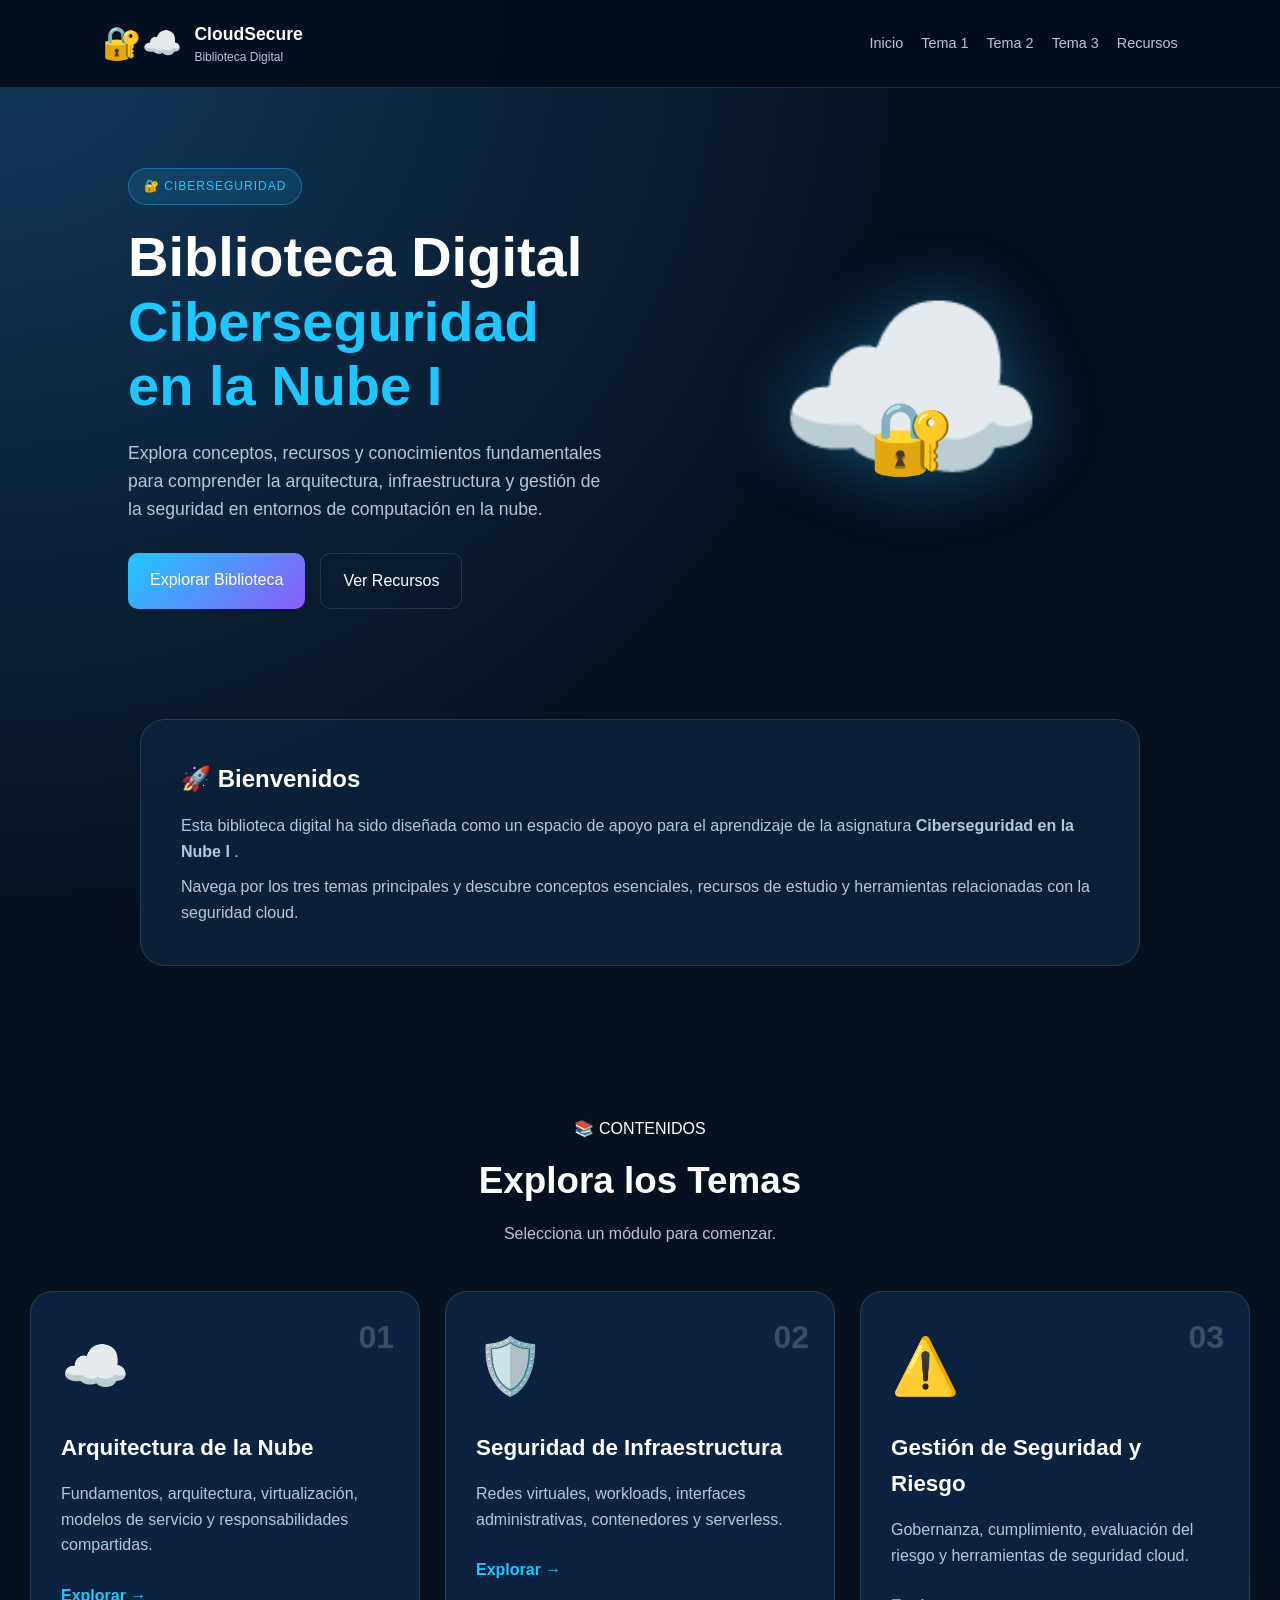
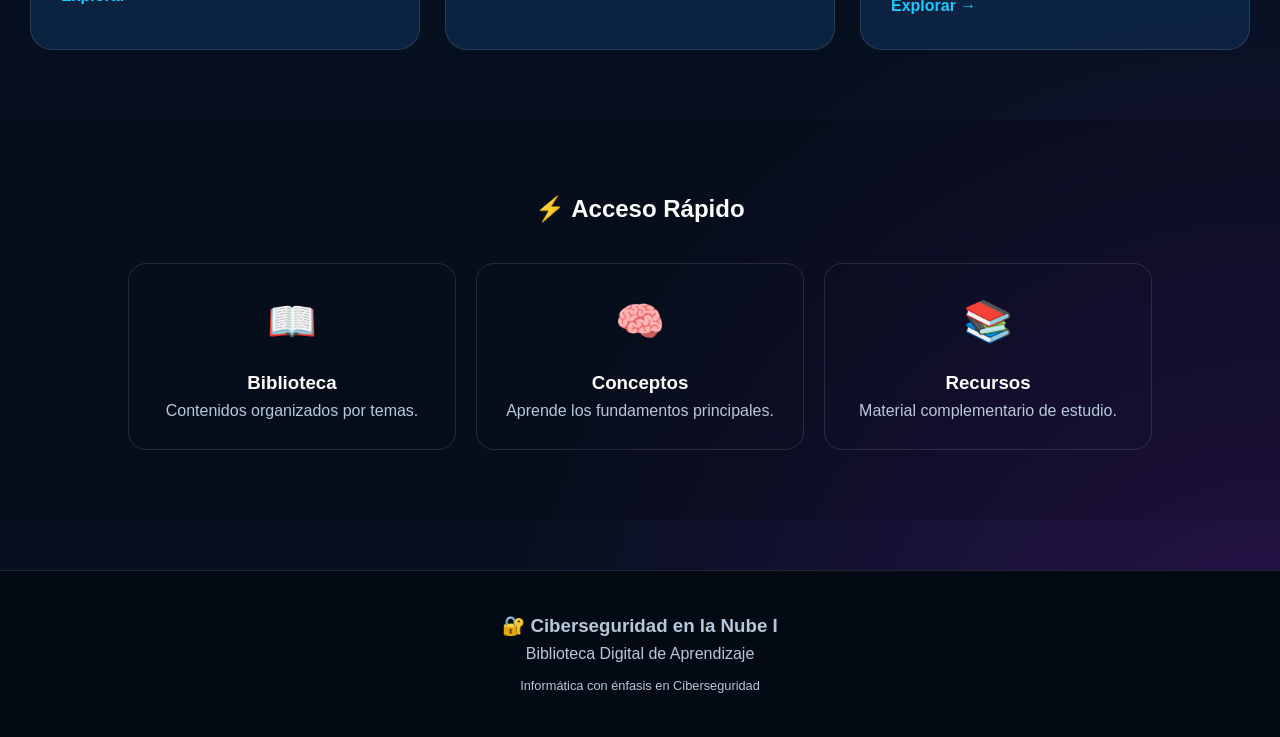
<file: index.html>
<!DOCTYPE html>
<html lang="es">

<head>

    <meta charset="UTF-8">
    <meta name="viewport"
          content="width=device-width, initial-scale=1.0">

    <title>
        Biblioteca | Ciberseguridad en la Nube I
    </title>

    <link rel="stylesheet"
          href="css/estilos.css">

</head>


<body>


<!-- =========================
     ENCABEZADO
========================= -->

<header>

    <div class="logo">

        <div class="logo-icono">
            🔐☁️
        </div>

        <div>

            <h2>
                CloudSecure
            </h2>

            <p>
                Biblioteca Digital
            </p>

        </div>

    </div>


    <nav>

        <a href="index.html">
            Inicio
        </a>

        <a href="arquitectura.html">
            Tema 1
        </a>

        <a href="infraestructura.html">
            Tema 2
        </a>

        <a href="gestion-riesgo.html">
            Tema 3
        </a>

        <a href="recursos.html">
            Recursos
        </a>

    </nav>

</header>



<!-- =========================
     PORTADA
========================= -->

<section class="hero">


    <div class="hero-contenido">

        <span class="etiqueta">

            🔐 CIBERSEGURIDAD

        </span>


        <h1>

            Biblioteca Digital

            <span>
                Ciberseguridad en la Nube I
            </span>

        </h1>


        <p>

            Explora conceptos, recursos y conocimientos
            fundamentales para comprender la arquitectura,
            infraestructura y gestión de la seguridad
            en entornos de computación en la nube.

        </p>


        <div class="hero-botones">

            <a href="#temas"
               class="boton-principal">

                Explorar Biblioteca

            </a>


            <a href="recursos.html"
               class="boton-secundario">

                Ver Recursos

            </a>

        </div>


    </div>


    <div class="hero-icono">

        ☁️

        <div class="candado">

            🔐

        </div>

    </div>


</section>



<!-- =========================
     INFORMACIÓN
========================= -->

<section class="introduccion">

    <h2>

        🚀 Bienvenidos

    </h2>


    <p>

        Esta biblioteca digital ha sido diseñada como
        un espacio de apoyo para el aprendizaje de
        la asignatura <strong>
        Ciberseguridad en la Nube I
        </strong>.

    </p>


    <p>

        Navega por los tres temas principales y
        descubre conceptos esenciales, recursos
        de estudio y herramientas relacionadas
        con la seguridad cloud.

    </p>

</section>



<!-- =========================
     TEMAS
========================= -->

<section id="temas"
         class="seccion">


    <div class="titulo-seccion">

        <span>

            📚 CONTENIDOS

        </span>


        <h2>

            Explora los Temas

        </h2>


        <p>

            Selecciona un módulo para comenzar.

        </p>

    </div>



    <div class="grid-temas">


        <!-- TEMA 1 -->

        <article class="tarjeta tema-1">

            <div class="numero">

                01

            </div>


            <div class="icono-tema">

                ☁️

            </div>


            <h3>

                Arquitectura de la Nube

            </h3>


            <p>

                Fundamentos, arquitectura,
                virtualización, modelos de servicio
                y responsabilidades compartidas.

            </p>


            <a href="arquitectura.html"
               class="boton-tarjeta">

                Explorar →

            </a>

        </article>



        <!-- TEMA 2 -->

        <article class="tarjeta tema-2">

            <div class="numero">

                02

            </div>


            <div class="icono-tema">

                🛡️

            </div>


            <h3>

                Seguridad de Infraestructura

            </h3>


            <p>

                Redes virtuales, workloads,
                interfaces administrativas,
                contenedores y serverless.

            </p>


            <a href="infraestructura.html"
               class="boton-tarjeta">

                Explorar →

            </a>

        </article>



        <!-- TEMA 3 -->

        <article class="tarjeta tema-3">

            <div class="numero">

                03

            </div>


            <div class="icono-tema">

                ⚠️

            </div>


            <h3>

                Gestión de Seguridad y Riesgo

            </h3>


            <p>

                Gobernanza, cumplimiento,
                evaluación del riesgo y
                herramientas de seguridad cloud.

            </p>


            <a href="gestion-riesgo.html"
               class="boton-tarjeta">

                Explorar →

            </a>

        </article>


    </div>


</section>



<!-- =========================
     ACCESO RÁPIDO
========================= -->

<section class="acceso-rapido">


    <h2>

        ⚡ Acceso Rápido

    </h2>


    <div class="grid-acceso">


        <div class="acceso">

            <div>

                📖

            </div>

            <h3>

                Biblioteca

            </h3>

            <p>

                Contenidos organizados por temas.

            </p>

        </div>



        <div class="acceso">

            <div>

                🧠

            </div>

            <h3>

                Conceptos

            </h3>

            <p>

                Aprende los fundamentos principales.

            </p>

        </div>



        <div class="acceso">

            <div>

                📚

            </div>

            <h3>

                Recursos

            </h3>

            <p>

                Material complementario de estudio.

            </p>

        </div>


    </div>


</section>



<!-- =========================
     FOOTER
========================= -->

<footer>

    <h3>

        🔐 Ciberseguridad en la Nube I

    </h3>


    <p>

        Biblioteca Digital de Aprendizaje

    </p>


    <p class="footer-small">

        Informática con énfasis en Ciberseguridad

    </p>


</footer>


<script src="js/script.js"></script>


</body>

</html>
</file>
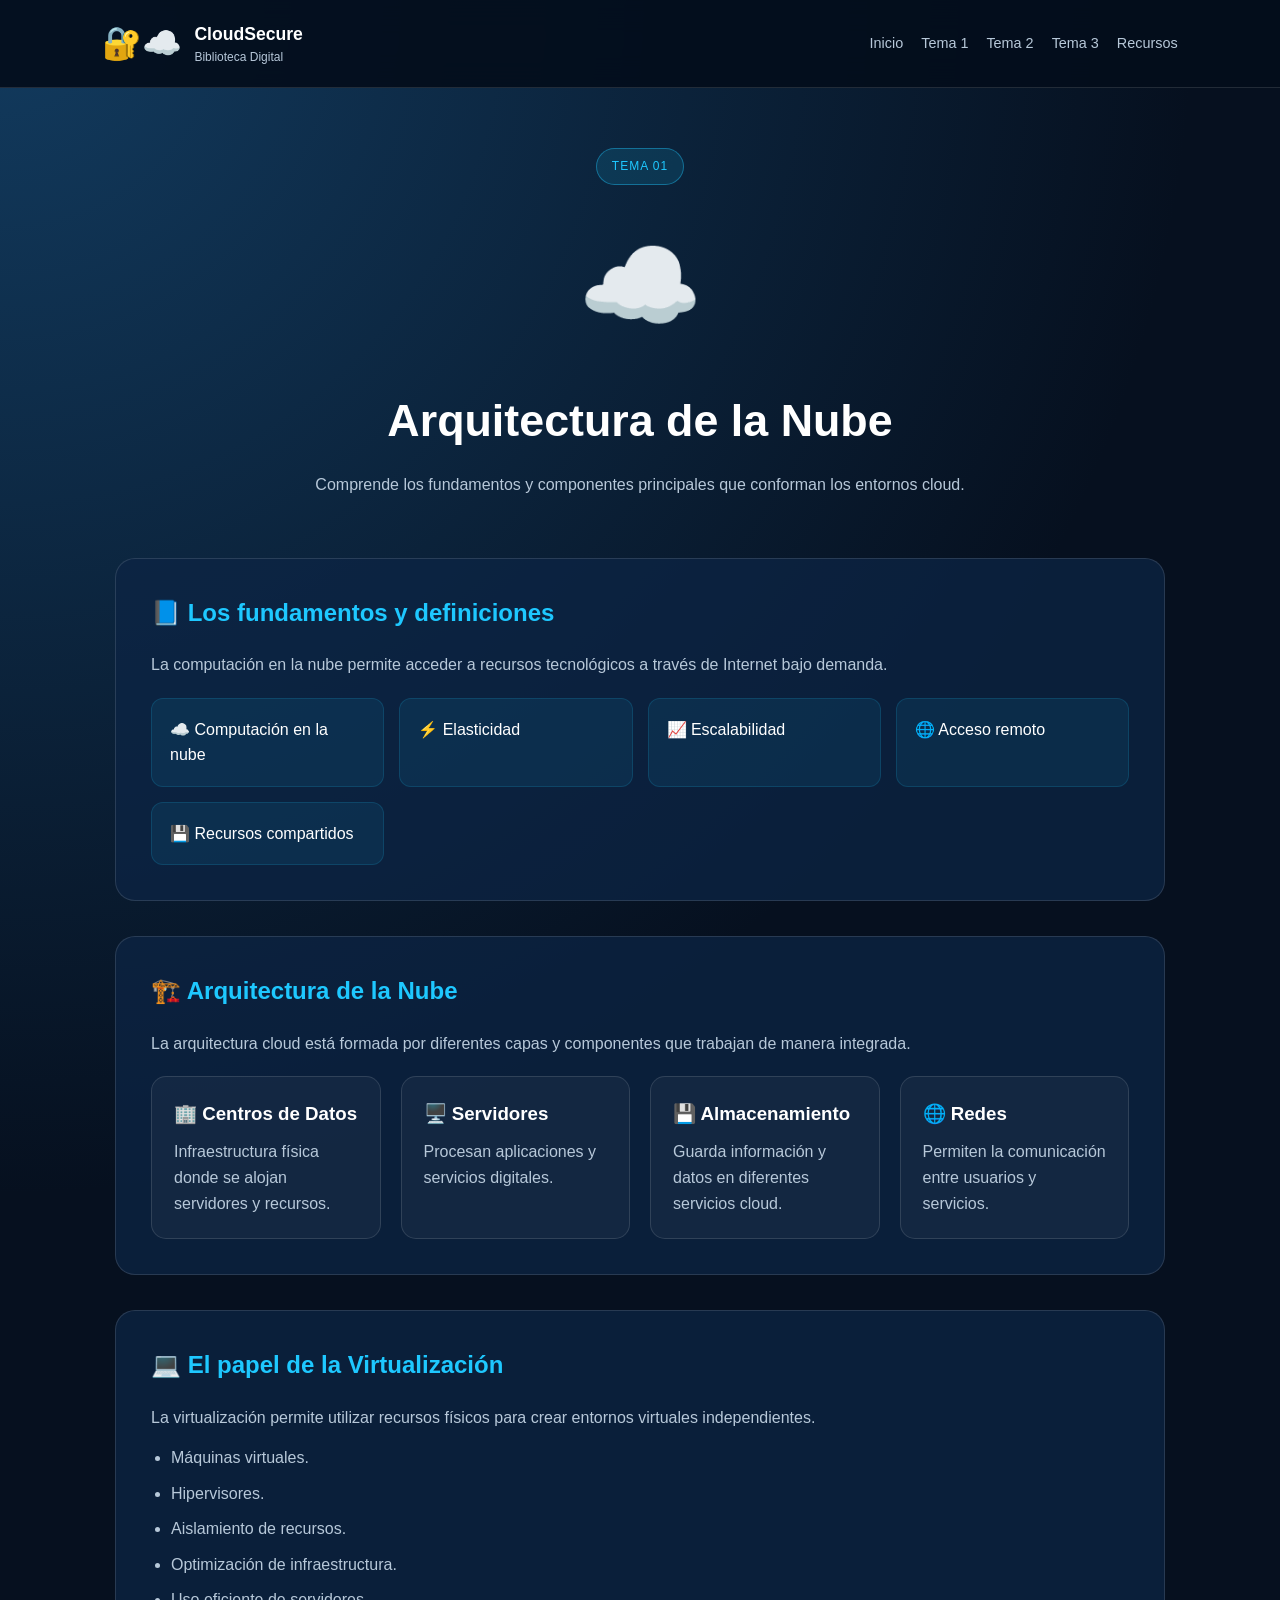
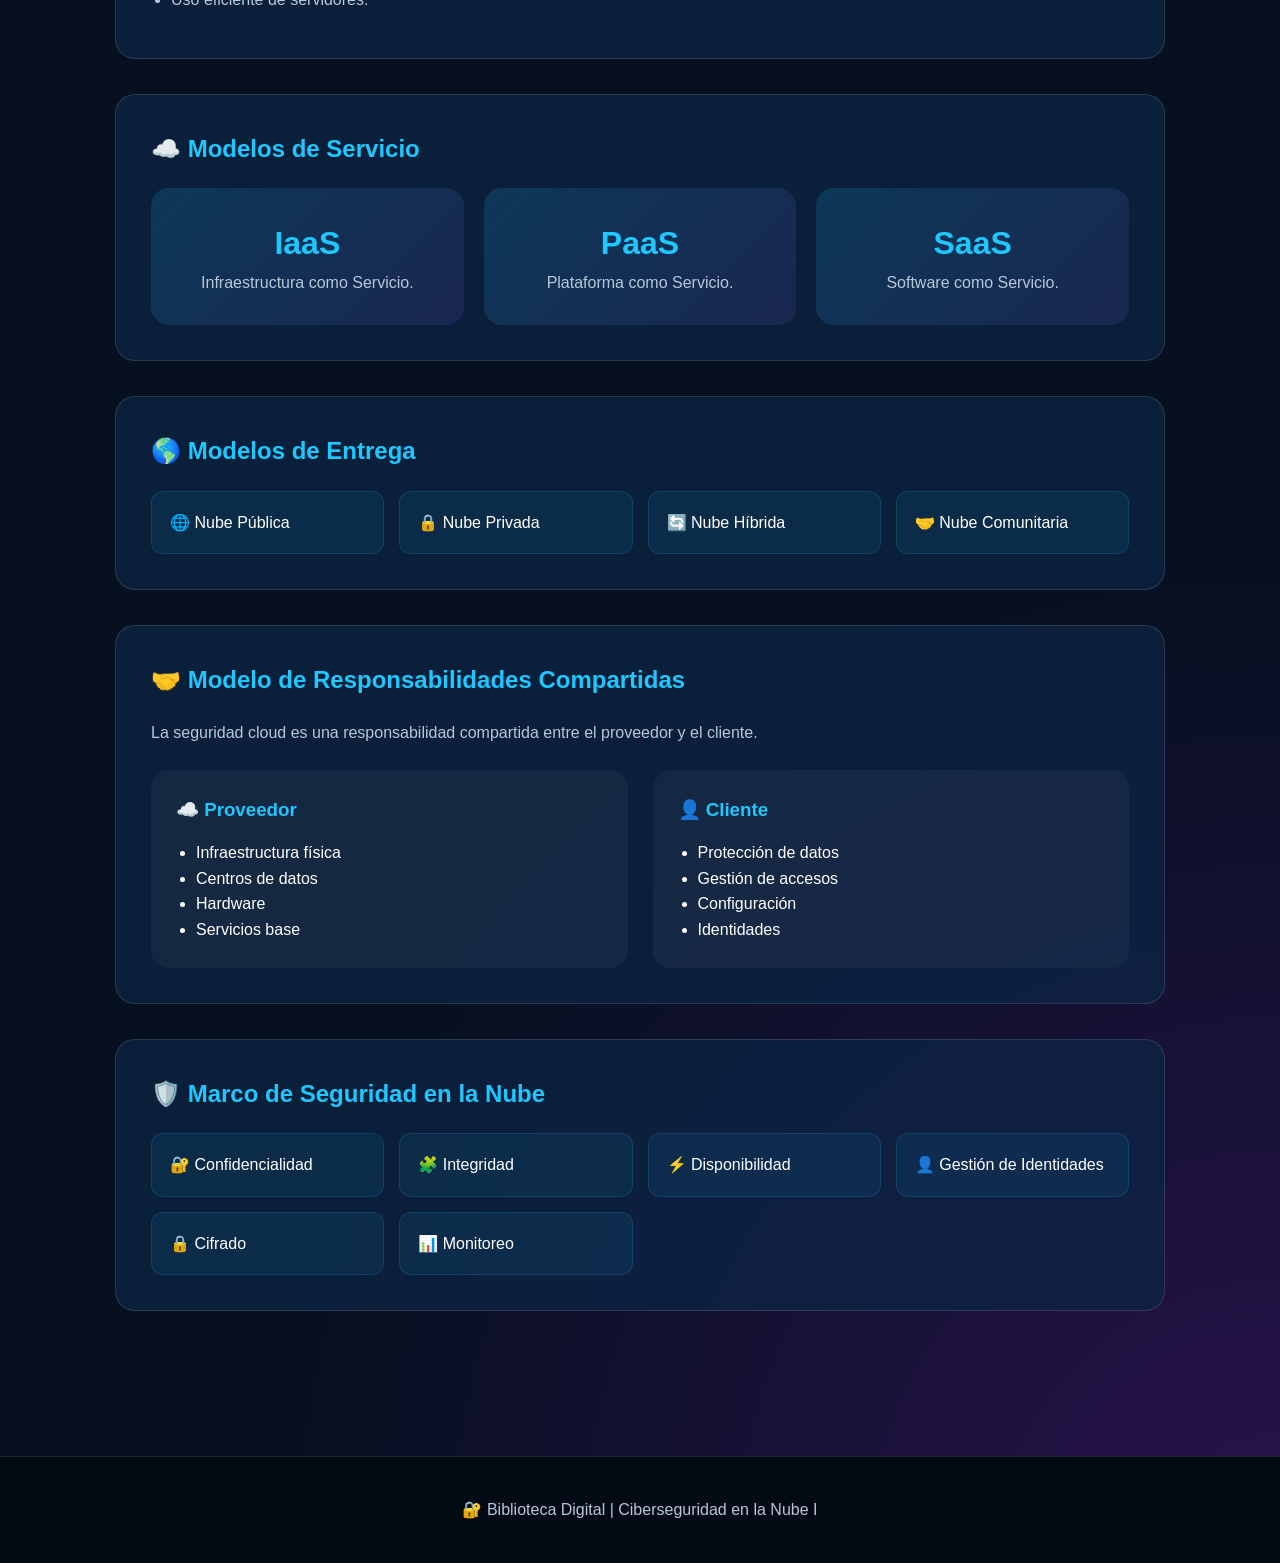
<file: arquitectura.html>
<!DOCTYPE html>
<html lang="es">

<head>

    <meta charset="UTF-8">

    <meta name="viewport"
          content="width=device-width, initial-scale=1.0">

    <title>
        Tema 1 | Arquitectura de la Nube
    </title>

    <link rel="stylesheet"
          href="css/estilos.css">

</head>


<body>


<header>

    <div class="logo">

        <div class="logo-icono">
            🔐☁️
        </div>

        <div>

            <h2>
                CloudSecure
            </h2>

            <p>
                Biblioteca Digital
            </p>

        </div>

    </div>


    <nav>

        <a href="index.html">
            Inicio
        </a>

        <a href="arquitectura.html">
            Tema 1
        </a>

        <a href="infraestructura.html">
            Tema 2
        </a>

        <a href="gestion-riesgo.html">
            Tema 3
        </a>

        <a href="recursos.html">
            Recursos
        </a>

    </nav>

</header>



<main class="pagina-tema">


    <section class="cabecera-tema">

        <span class="etiqueta">

            TEMA 01

        </span>


        <div class="gran-icono">

            ☁️

        </div>


        <h1>

            Arquitectura de la Nube

        </h1>


        <p>

            Comprende los fundamentos y
            componentes principales que
            conforman los entornos cloud.

        </p>

    </section>



    <!-- FUNDAMENTOS -->

    <section class="bloque-contenido">

        <h2>

            📘 Los fundamentos y definiciones

        </h2>


        <p>

            La computación en la nube permite
            acceder a recursos tecnológicos a
            través de Internet bajo demanda.

        </p>


        <div class="lista-conceptos">

            <div>

                ☁️
                Computación en la nube

            </div>

            <div>

                ⚡
                Elasticidad

            </div>

            <div>

                📈
                Escalabilidad

            </div>

            <div>

                🌐
                Acceso remoto

            </div>

            <div>

                💾
                Recursos compartidos

            </div>

        </div>

    </section>



    <!-- ARQUITECTURA -->

    <section class="bloque-contenido">

        <h2>

            🏗️ Arquitectura de la Nube

        </h2>


        <p>

            La arquitectura cloud está formada
            por diferentes capas y componentes
            que trabajan de manera integrada.

        </p>


        <div class="tarjetas-pequenas">

            <div>

                <h3>

                    🏢 Centros de Datos

                </h3>

                <p>

                    Infraestructura física donde
                    se alojan servidores y recursos.

                </p>

            </div>


            <div>

                <h3>

                    🖥️ Servidores

                </h3>

                <p>

                    Procesan aplicaciones y
                    servicios digitales.

                </p>

            </div>


            <div>

                <h3>

                    💾 Almacenamiento

                </h3>

                <p>

                    Guarda información y datos
                    en diferentes servicios cloud.

                </p>

            </div>


            <div>

                <h3>

                    🌐 Redes

                </h3>

                <p>

                    Permiten la comunicación
                    entre usuarios y servicios.

                </p>

            </div>

        </div>

    </section>



    <!-- VIRTUALIZACIÓN -->

    <section class="bloque-contenido">

        <h2>

            💻 El papel de la Virtualización

        </h2>


        <p>

            La virtualización permite utilizar
            recursos físicos para crear entornos
            virtuales independientes.

        </p>


        <ul class="lista">

            <li>
                Máquinas virtuales.
            </li>

            <li>
                Hipervisores.
            </li>

            <li>
                Aislamiento de recursos.
            </li>

            <li>
                Optimización de infraestructura.
            </li>

            <li>
                Uso eficiente de servidores.
            </li>

        </ul>

    </section>



    <!-- MODELOS -->

    <section class="bloque-contenido">

        <h2>

            ☁️ Modelos de Servicio

        </h2>


        <div class="modelos-grid">


            <div class="modelo">

                <h3>

                    IaaS

                </h3>

                <p>

                    Infraestructura como Servicio.

                </p>

            </div>


            <div class="modelo">

                <h3>

                    PaaS

                </h3>

                <p>

                    Plataforma como Servicio.

                </p>

            </div>


            <div class="modelo">

                <h3>

                    SaaS

                </h3>

                <p>

                    Software como Servicio.

                </p>

            </div>


        </div>


    </section>



    <!-- ENTREGA -->

    <section class="bloque-contenido">

        <h2>

            🌎 Modelos de Entrega

        </h2>


        <div class="lista-conceptos">

            <div>
                🌐 Nube Pública
            </div>

            <div>
                🔒 Nube Privada
            </div>

            <div>
                🔄 Nube Híbrida
            </div>

            <div>
                🤝 Nube Comunitaria
            </div>

        </div>

    </section>



    <!-- RESPONSABILIDAD -->

    <section class="bloque-contenido">

        <h2>

            🤝 Modelo de Responsabilidades Compartidas

        </h2>


        <p>

            La seguridad cloud es una responsabilidad
            compartida entre el proveedor y el cliente.

        </p>


        <div class="comparacion">


            <div>

                <h3>

                    ☁️ Proveedor

                </h3>

                <ul>

                    <li>
                        Infraestructura física
                    </li>

                    <li>
                        Centros de datos
                    </li>

                    <li>
                        Hardware
                    </li>

                    <li>
                        Servicios base
                    </li>

                </ul>

            </div>


            <div>

                <h3>

                    👤 Cliente

                </h3>

                <ul>

                    <li>
                        Protección de datos
                    </li>

                    <li>
                        Gestión de accesos
                    </li>

                    <li>
                        Configuración
                    </li>

                    <li>
                        Identidades
                    </li>

                </ul>

            </div>


        </div>


    </section>



    <!-- MARCO -->

    <section class="bloque-contenido">

        <h2>

            🛡️ Marco de Seguridad en la Nube

        </h2>


        <div class="lista-conceptos">

            <div>
                🔐 Confidencialidad
            </div>

            <div>
                🧩 Integridad
            </div>

            <div>
                ⚡ Disponibilidad
            </div>

            <div>
                👤 Gestión de Identidades
            </div>

            <div>
                🔒 Cifrado
            </div>

            <div>
                📊 Monitoreo
            </div>

        </div>

    </section>


</main>



<footer>

    <p>

        🔐 Biblioteca Digital |
        Ciberseguridad en la Nube I

    </p>

</footer>


<script src="js/script.js"></script>

</body>

</html>
</file>
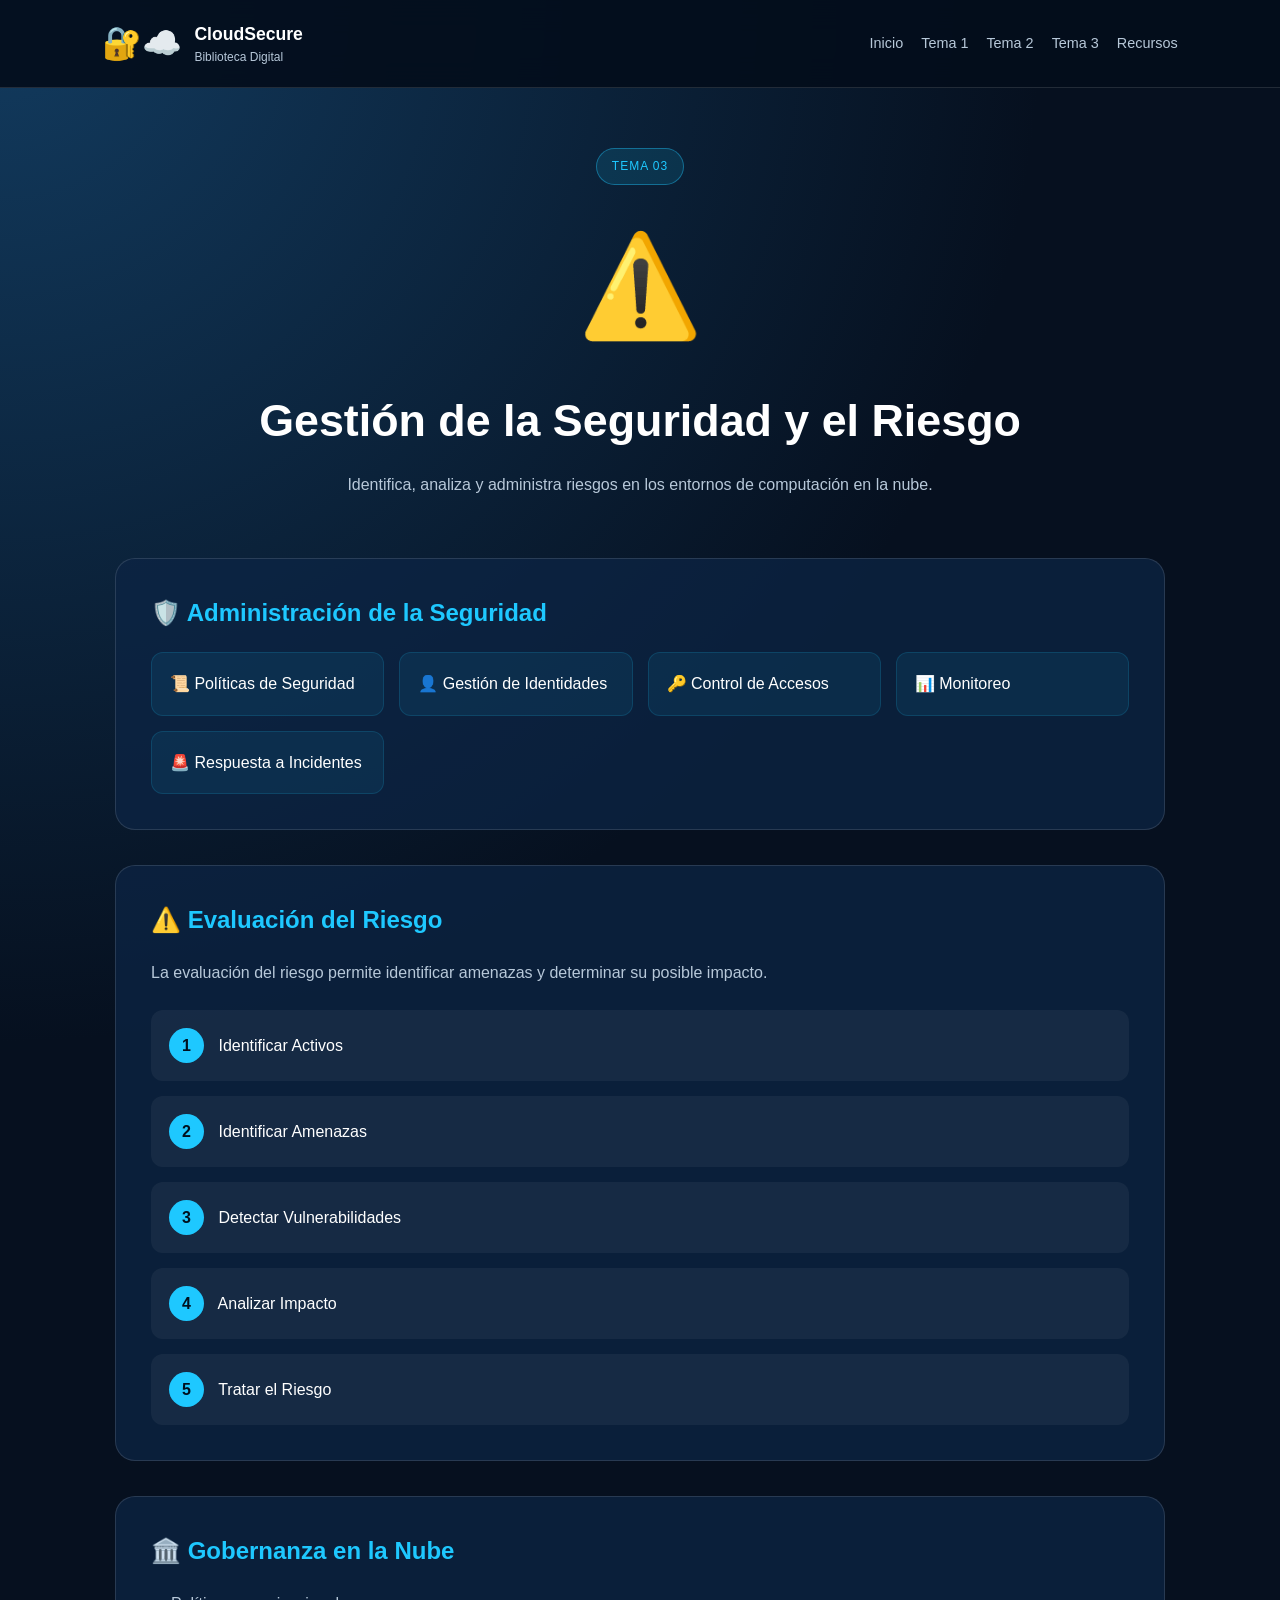
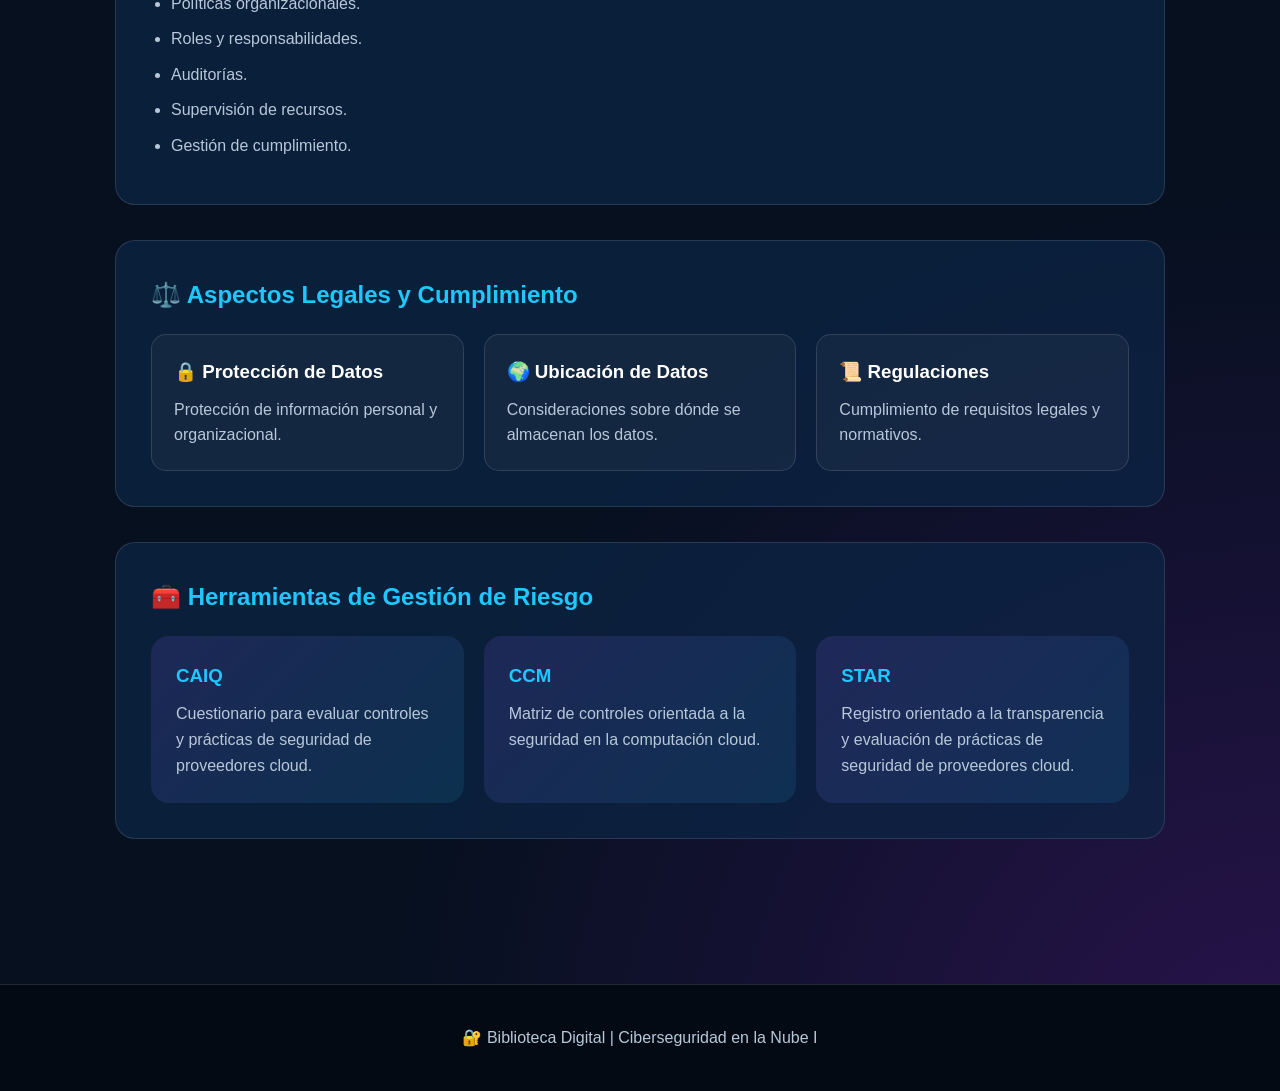
<file: gestion-riesgo.html>
<!DOCTYPE html>
<html lang="es">

<head>

    <meta charset="UTF-8">

    <meta name="viewport"
          content="width=device-width, initial-scale=1.0">

    <title>
        Tema 3 | Gestión de Seguridad y Riesgo
    </title>

    <link rel="stylesheet"
          href="css/estilos.css">

</head>


<body>


<header>

    <div class="logo">

        <div class="logo-icono">
            🔐☁️
        </div>

        <div>

            <h2>
                CloudSecure
            </h2>

            <p>
                Biblioteca Digital
            </p>

        </div>

    </div>


    <nav>

        <a href="index.html">
            Inicio
        </a>

        <a href="arquitectura.html">
            Tema 1
        </a>

        <a href="infraestructura.html">
            Tema 2
        </a>

        <a href="gestion-riesgo.html">
            Tema 3
        </a>

        <a href="recursos.html">
            Recursos
        </a>

    </nav>

</header>



<main class="pagina-tema">


    <section class="cabecera-tema">

        <span class="etiqueta">

            TEMA 03

        </span>


        <div class="gran-icono">

            ⚠️

        </div>


        <h1>

            Gestión de la Seguridad y el Riesgo

        </h1>


        <p>

            Identifica, analiza y administra
            riesgos en los entornos de
            computación en la nube.

        </p>

    </section>



    <!-- GESTIÓN -->

    <section class="bloque-contenido">

        <h2>

            🛡️ Administración de la Seguridad

        </h2>


        <div class="lista-conceptos">

            <div>
                📜 Políticas de Seguridad
            </div>

            <div>
                👤 Gestión de Identidades
            </div>

            <div>
                🔑 Control de Accesos
            </div>

            <div>
                📊 Monitoreo
            </div>

            <div>
                🚨 Respuesta a Incidentes
            </div>

        </div>

    </section>



    <!-- RIESGO -->

    <section class="bloque-contenido">

        <h2>

            ⚠️ Evaluación del Riesgo

        </h2>


        <p>

            La evaluación del riesgo permite
            identificar amenazas y determinar
            su posible impacto.

        </p>


        <div class="proceso-riesgo">

            <div>

                <span>
                    1
                </span>

                Identificar Activos

            </div>


            <div>

                <span>
                    2
                </span>

                Identificar Amenazas

            </div>


            <div>

                <span>
                    3
                </span>

                Detectar Vulnerabilidades

            </div>


            <div>

                <span>
                    4
                </span>

                Analizar Impacto

            </div>


            <div>

                <span>
                    5
                </span>

                Tratar el Riesgo

            </div>

        </div>

    </section>



    <!-- GOBERNANZA -->

    <section class="bloque-contenido">

        <h2>

            🏛️ Gobernanza en la Nube

        </h2>


        <ul class="lista">

            <li>
                Políticas organizacionales.
            </li>

            <li>
                Roles y responsabilidades.
            </li>

            <li>
                Auditorías.
            </li>

            <li>
                Supervisión de recursos.
            </li>

            <li>
                Gestión de cumplimiento.
            </li>

        </ul>

    </section>



    <!-- LEGAL -->

    <section class="bloque-contenido">

        <h2>

            ⚖️ Aspectos Legales y Cumplimiento

        </h2>


        <div class="tarjetas-pequenas">

            <div>

                <h3>
                    🔒 Protección de Datos
                </h3>

                <p>
                    Protección de información
                    personal y organizacional.
                </p>

            </div>


            <div>

                <h3>
                    🌍 Ubicación de Datos
                </h3>

                <p>
                    Consideraciones sobre dónde
                    se almacenan los datos.
                </p>

            </div>


            <div>

                <h3>
                    📜 Regulaciones
                </h3>

                <p>
                    Cumplimiento de requisitos
                    legales y normativos.
                </p>

            </div>

        </div>

    </section>



    <!-- HERRAMIENTAS -->

    <section class="bloque-contenido">

        <h2>

            🧰 Herramientas de Gestión de Riesgo

        </h2>


        <div class="herramientas">


            <div class="herramienta">

                <h3>

                    CAIQ

                </h3>


                <p>

                    Cuestionario para evaluar
                    controles y prácticas de
                    seguridad de proveedores
                    cloud.

                </p>

            </div>



            <div class="herramienta">

                <h3>

                    CCM

                </h3>


                <p>

                    Matriz de controles
                    orientada a la seguridad
                    en la computación cloud.

                </p>

            </div>



            <div class="herramienta">

                <h3>

                    STAR

                </h3>


                <p>

                    Registro orientado a la
                    transparencia y evaluación
                    de prácticas de seguridad
                    de proveedores cloud.

                </p>

            </div>


        </div>

    </section>


</main>



<footer>

    <p>

        🔐 Biblioteca Digital |
        Ciberseguridad en la Nube I

    </p>

</footer>


<script src="js/script.js"></script>

</body>

</html>
</file>
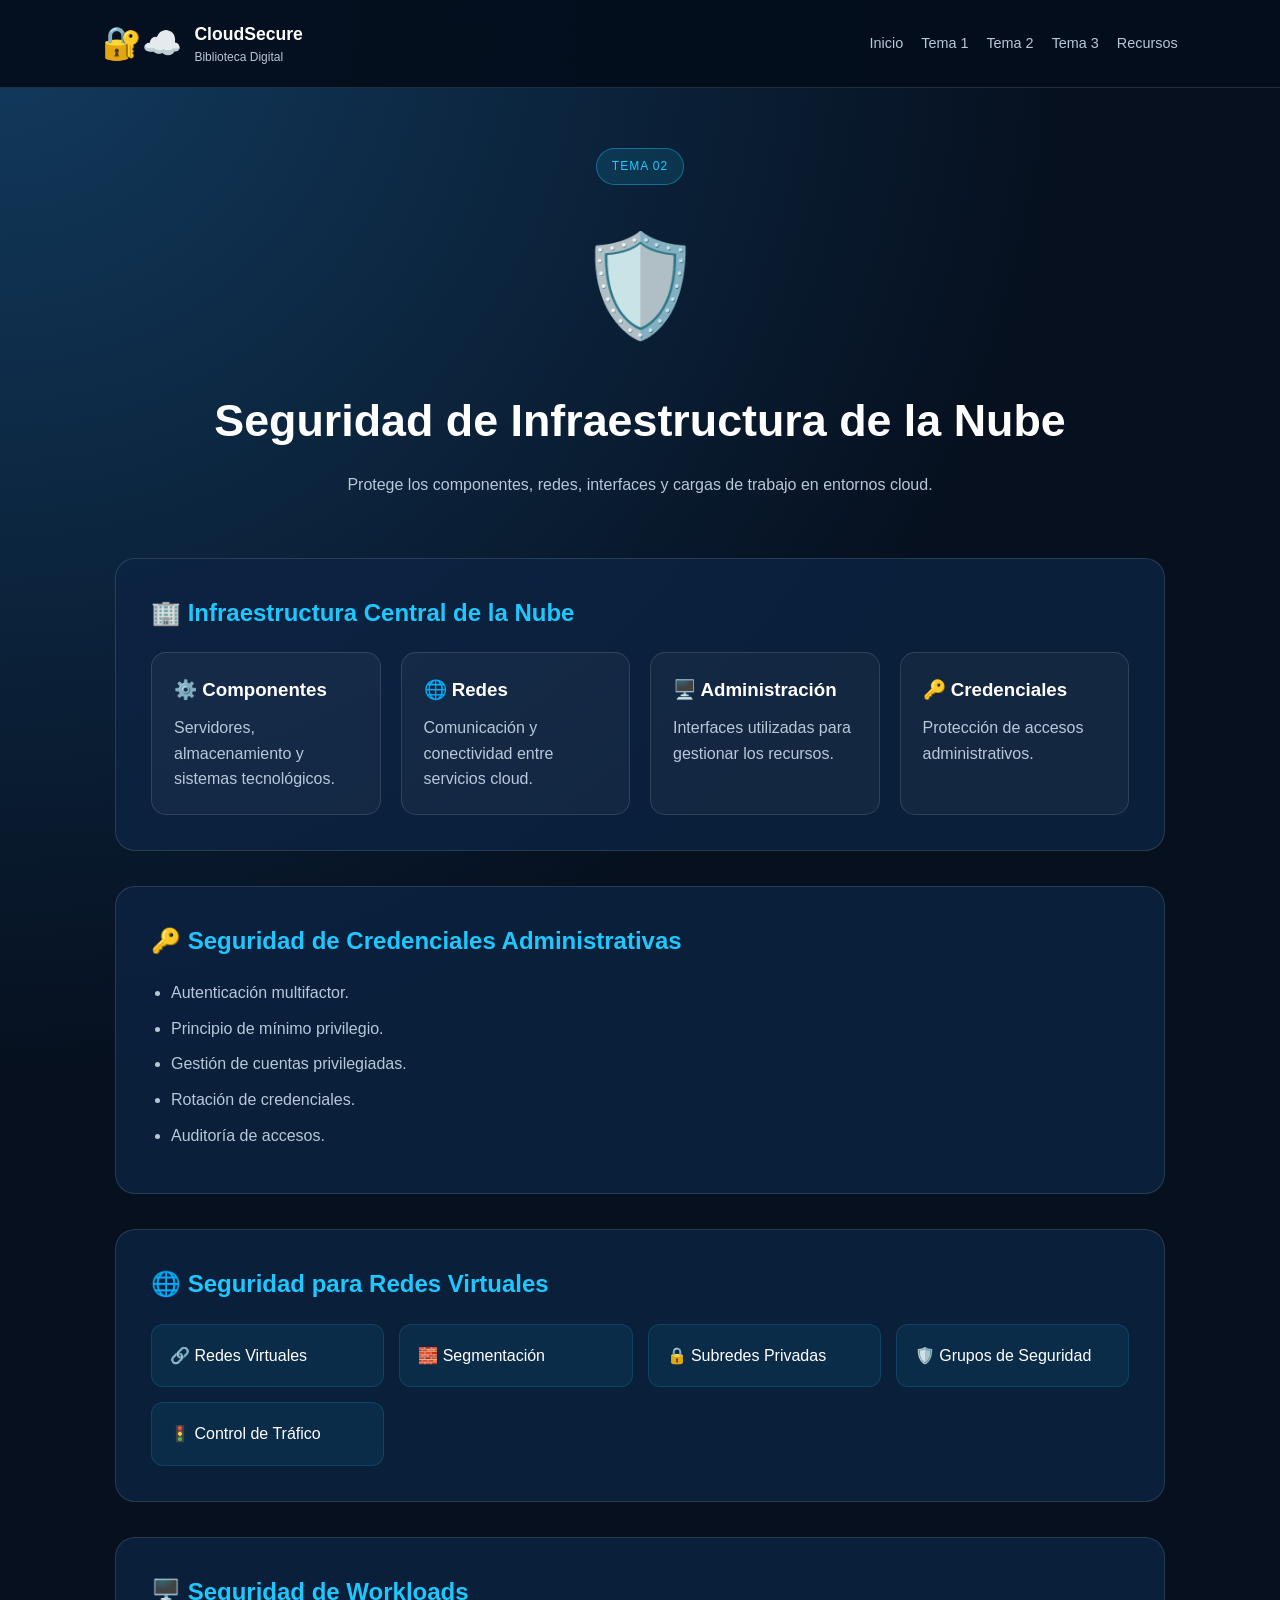
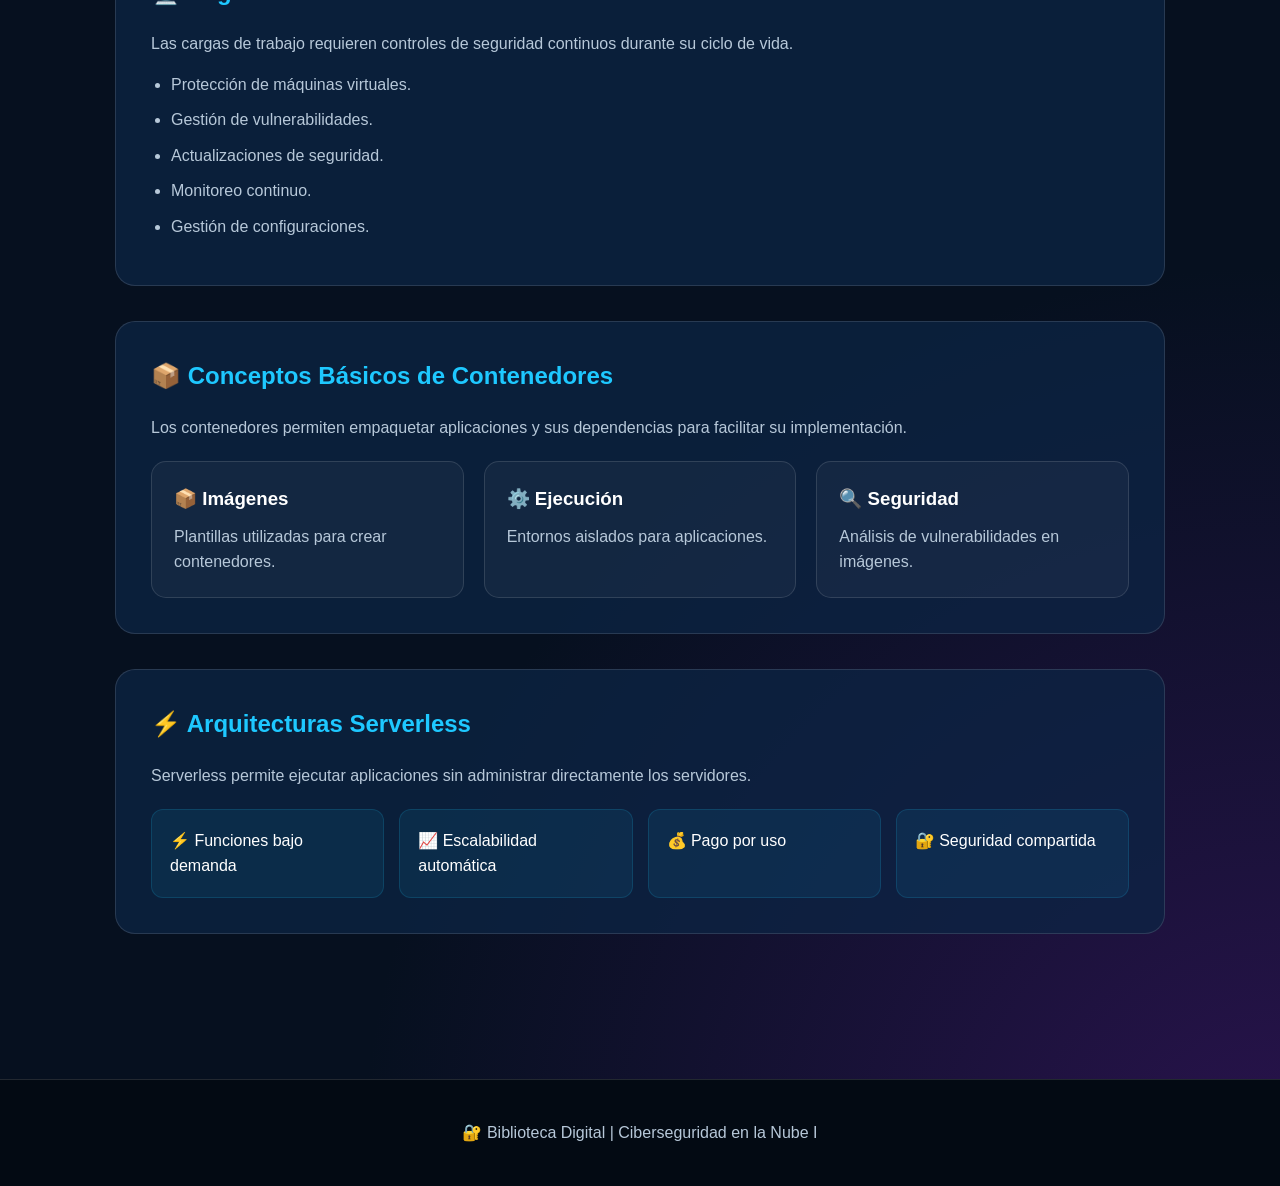
<file: infraestructura.html>
<!DOCTYPE html>
<html lang="es">

<head>

    <meta charset="UTF-8">

    <meta name="viewport"
          content="width=device-width, initial-scale=1.0">

    <title>
        Tema 2 | Seguridad de Infraestructura
    </title>

    <link rel="stylesheet"
          href="css/estilos.css">

</head>


<body>


<header>

    <div class="logo">

        <div class="logo-icono">
            🔐☁️
        </div>

        <div>

            <h2>
                CloudSecure
            </h2>

            <p>
                Biblioteca Digital
            </p>

        </div>

    </div>


    <nav>

        <a href="index.html">
            Inicio
        </a>

        <a href="arquitectura.html">
            Tema 1
        </a>

        <a href="infraestructura.html">
            Tema 2
        </a>

        <a href="gestion-riesgo.html">
            Tema 3
        </a>

        <a href="recursos.html">
            Recursos
        </a>

    </nav>

</header>



<main class="pagina-tema">


    <section class="cabecera-tema">

        <span class="etiqueta">

            TEMA 02

        </span>


        <div class="gran-icono">

            🛡️

        </div>


        <h1>

            Seguridad de Infraestructura de la Nube

        </h1>


        <p>

            Protege los componentes, redes,
            interfaces y cargas de trabajo
            en entornos cloud.

        </p>

    </section>



    <!-- INFRAESTRUCTURA -->

    <section class="bloque-contenido">

        <h2>

            🏢 Infraestructura Central de la Nube

        </h2>


        <div class="tarjetas-pequenas">

            <div>

                <h3>
                    ⚙️ Componentes
                </h3>

                <p>
                    Servidores, almacenamiento
                    y sistemas tecnológicos.
                </p>

            </div>


            <div>

                <h3>
                    🌐 Redes
                </h3>

                <p>
                    Comunicación y conectividad
                    entre servicios cloud.
                </p>

            </div>


            <div>

                <h3>
                    🖥️ Administración
                </h3>

                <p>
                    Interfaces utilizadas para
                    gestionar los recursos.
                </p>

            </div>


            <div>

                <h3>
                    🔑 Credenciales
                </h3>

                <p>
                    Protección de accesos
                    administrativos.
                </p>

            </div>

        </div>

    </section>



    <!-- CREDENCIALES -->

    <section class="bloque-contenido">

        <h2>

            🔑 Seguridad de Credenciales Administrativas

        </h2>


        <ul class="lista">

            <li>
                Autenticación multifactor.
            </li>

            <li>
                Principio de mínimo privilegio.
            </li>

            <li>
                Gestión de cuentas privilegiadas.
            </li>

            <li>
                Rotación de credenciales.
            </li>

            <li>
                Auditoría de accesos.
            </li>

        </ul>

    </section>



    <!-- REDES -->

    <section class="bloque-contenido">

        <h2>

            🌐 Seguridad para Redes Virtuales

        </h2>


        <div class="lista-conceptos">

            <div>
                🔗 Redes Virtuales
            </div>

            <div>
                🧱 Segmentación
            </div>

            <div>
                🔒 Subredes Privadas
            </div>

            <div>
                🛡️ Grupos de Seguridad
            </div>

            <div>
                🚦 Control de Tráfico
            </div>

        </div>

    </section>



    <!-- WORKLOADS -->

    <section class="bloque-contenido">

        <h2>

            🖥️ Seguridad de Workloads

        </h2>


        <p>

            Las cargas de trabajo requieren
            controles de seguridad continuos
            durante su ciclo de vida.

        </p>


        <ul class="lista">

            <li>
                Protección de máquinas virtuales.
            </li>

            <li>
                Gestión de vulnerabilidades.
            </li>

            <li>
                Actualizaciones de seguridad.
            </li>

            <li>
                Monitoreo continuo.
            </li>

            <li>
                Gestión de configuraciones.
            </li>

        </ul>

    </section>



    <!-- CONTENEDORES -->

    <section class="bloque-contenido">

        <h2>

            📦 Conceptos Básicos de Contenedores

        </h2>


        <p>

            Los contenedores permiten empaquetar
            aplicaciones y sus dependencias para
            facilitar su implementación.

        </p>


        <div class="tarjetas-pequenas">

            <div>

                <h3>
                    📦 Imágenes
                </h3>

                <p>
                    Plantillas utilizadas para
                    crear contenedores.
                </p>

            </div>


            <div>

                <h3>
                    ⚙️ Ejecución
                </h3>

                <p>
                    Entornos aislados para
                    aplicaciones.
                </p>

            </div>


            <div>

                <h3>
                    🔍 Seguridad
                </h3>

                <p>
                    Análisis de vulnerabilidades
                    en imágenes.
                </p>

            </div>

        </div>

    </section>



    <!-- SERVERLESS -->

    <section class="bloque-contenido">

        <h2>

            ⚡ Arquitecturas Serverless

        </h2>


        <p>

            Serverless permite ejecutar
            aplicaciones sin administrar
            directamente los servidores.

        </p>


        <div class="lista-conceptos">

            <div>
                ⚡ Funciones bajo demanda
            </div>

            <div>
                📈 Escalabilidad automática
            </div>

            <div>
                💰 Pago por uso
            </div>

            <div>
                🔐 Seguridad compartida
            </div>

        </div>

    </section>


</main>



<footer>

    <p>

        🔐 Biblioteca Digital |
        Ciberseguridad en la Nube I

    </p>

</footer>


<script src="js/script.js"></script>

</body>

</html>
</file>
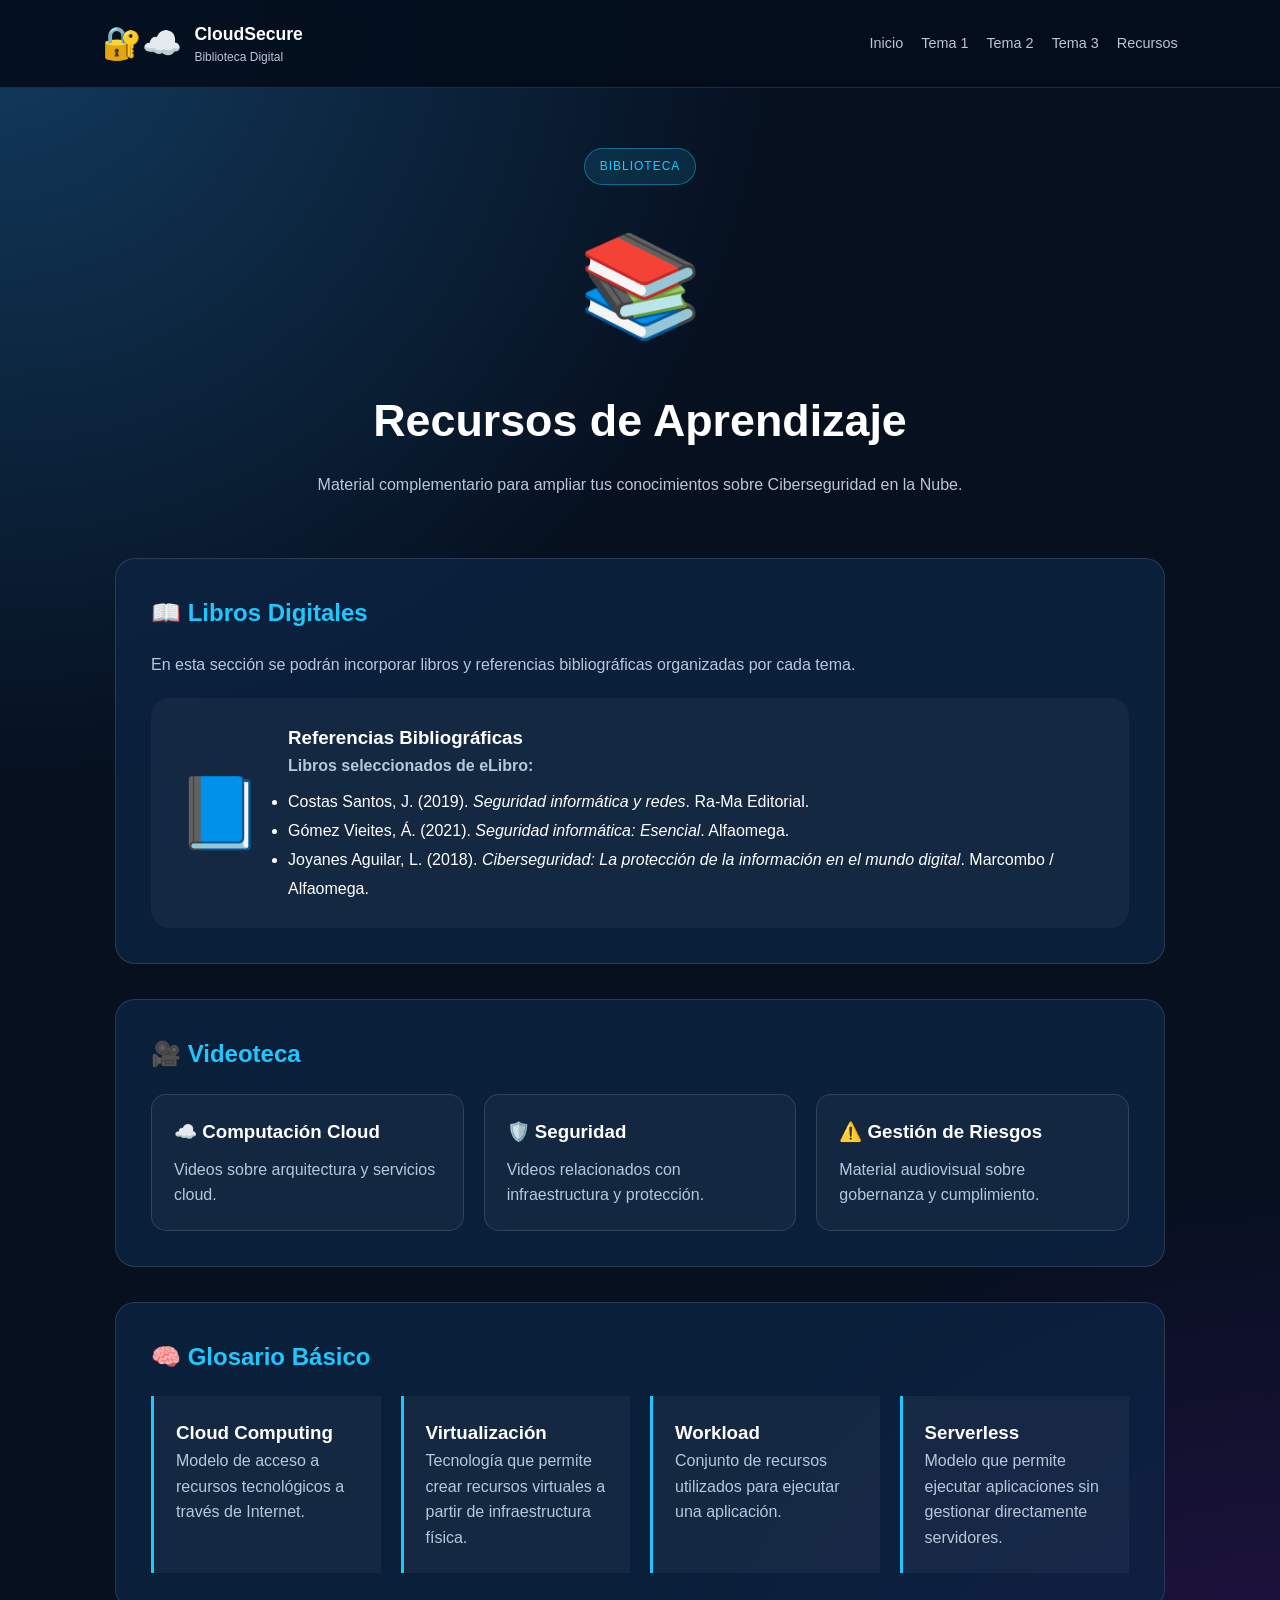
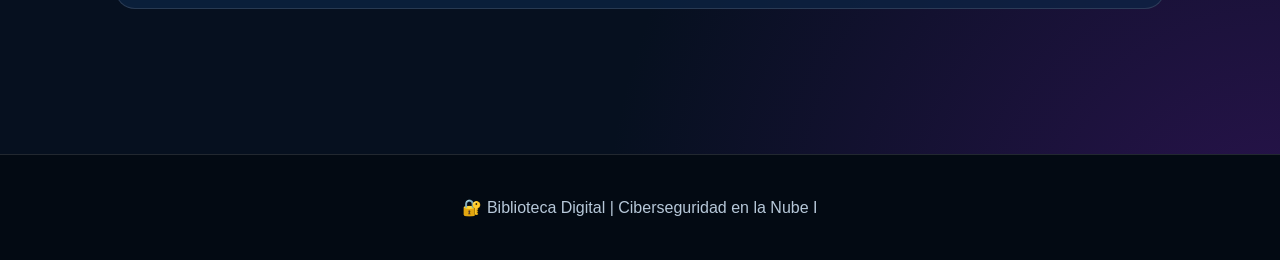
<file: recursos.html>
<!DOCTYPE html>
<html lang="es">

<head>

    <meta charset="UTF-8">

    <meta name="viewport"
          content="width=device-width, initial-scale=1.0">

    <title>
        Recursos | Biblioteca Cloud
    </title>

    <link rel="stylesheet"
          href="css/estilos.css">

</head>


<body>


<header>

    <div class="logo">

        <div class="logo-icono">
            🔐☁️
        </div>

        <div>

            <h2>
                CloudSecure
            </h2>

            <p>
                Biblioteca Digital
            </p>

        </div>

    </div>


    <nav>

        <a href="index.html">
            Inicio
        </a>

        <a href="arquitectura.html">
            Tema 1
        </a>

        <a href="infraestructura.html">
            Tema 2
        </a>

        <a href="gestion-riesgo.html">
            Tema 3
        </a>

        <a href="recursos.html">
            Recursos
        </a>

    </nav>

</header>



<main class="pagina-tema">


    <section class="cabecera-tema">

        <span class="etiqueta">

            BIBLIOTECA

        </span>


        <div class="gran-icono">

            📚

        </div>


        <h1>

            Recursos de Aprendizaje

        </h1>


        <p>

            Material complementario para ampliar
            tus conocimientos sobre Ciberseguridad
            en la Nube.

        </p>

    </section>



    <!-- LIBROS -->

    <section class="bloque-contenido">

        <h2>

            📖 Libros Digitales

        </h2>


        <p>

            En esta sección se podrán incorporar
            libros y referencias bibliográficas
            organizadas por cada tema.

        </p>


        <div class="libro">

            <div class="portada-libro">

                📘

            </div>


            <div>

                <h3>

                   Referencias Bibliográficas

                </h3>


                <p><strong>Libros seleccionados de eLibro:</strong></p>

<ul style="line-height: 1.8; margin-top: 10px;">
  <li>Costas Santos, J. (2019). <em>Seguridad informática y redes</em>. Ra-Ma Editorial.</li>
  <li>Gómez Vieites, Á. (2021). <em>Seguridad informática: Esencial</em>. Alfaomega.</li>
  <li>Joyanes Aguilar, L. (2018). <em>Ciberseguridad: La protección de la información en el mundo digital</em>. Marcombo / Alfaomega.</li>
</ul>
                </p>

            </div>

        </div>


    </section>



    <!-- VIDEOS -->

    <section class="bloque-contenido">

        <h2>

            🎥 Videoteca

        </h2>


        <div class="tarjetas-pequenas">

            <div>

                <h3>

                    ☁️ Computación Cloud

                </h3>

                <p>

                    Videos sobre arquitectura
                    y servicios cloud.

                </p>

            </div>


            <div>

                <h3>

                    🛡️ Seguridad

                </h3>

                <p>

                    Videos relacionados con
                    infraestructura y protección.

                </p>

            </div>


            <div>

                <h3>

                    ⚠️ Gestión de Riesgos

                </h3>

                <p>

                    Material audiovisual sobre
                    gobernanza y cumplimiento.

                </p>

            </div>

        </div>

    </section>



    <!-- GLOSARIO -->

    <section class="bloque-contenido">

        <h2>

            🧠 Glosario Básico

        </h2>


        <div class="glosario">


            <div>

                <h3>

                    Cloud Computing

                </h3>

                <p>

                    Modelo de acceso a recursos
                    tecnológicos a través de Internet.

                </p>

            </div>


            <div>

                <h3>

                    Virtualización

                </h3>

                <p>

                    Tecnología que permite crear
                    recursos virtuales a partir
                    de infraestructura física.

                </p>

            </div>


            <div>

                <h3>

                    Workload

                </h3>

                <p>

                    Conjunto de recursos utilizados
                    para ejecutar una aplicación.

                </p>

            </div>


            <div>

                <h3>

                    Serverless

                </h3>

                <p>

                    Modelo que permite ejecutar
                    aplicaciones sin gestionar
                    directamente servidores.

                </p>

            </div>


        </div>


    </section>



</main>



<footer>

    <p>

        🔐 Biblioteca Digital |
        Ciberseguridad en la Nube I

    </p>

</footer>


</body>

</html>
</file>
<file: css/estilos.css>
/* =====================================
   VARIABLES
===================================== */

:root {

    --fondo: #06101f;

    --fondo-secundario: #0a1c35;

    --tarjeta: #0d2544;

    --tarjeta-hover: #12365d;

    --azul: #1ec8ff;

    --morado: #8b5cf6;

    --texto: #ffffff;

    --texto-secundario: #b7c8d9;

    --borde: rgba(255,255,255,0.12);

}


/* =====================================
   GENERAL
===================================== */

* {

    margin: 0;

    padding: 0;

    box-sizing: border-box;

}


html {

    scroll-behavior: smooth;

}


body {

    font-family:

        Arial,
        Helvetica,
        sans-serif;

    background:

        radial-gradient(
            circle at top left,
            #123b5f,
            transparent 35%
        ),

        radial-gradient(
            circle at bottom right,
            #29134d,
            transparent 30%
        ),

        var(--fondo);

    color: var(--texto);

    line-height: 1.6;

}


/* =====================================
   HEADER
===================================== */

header {

    width: 100%;

    padding:

        18px
        8%;

    display: flex;

    justify-content: space-between;

    align-items: center;

    gap: 30px;

    flex-wrap: wrap;

    background:

        rgba(
            4,
            14,
            28,
            0.92
        );

    border-bottom:

        1px solid
        var(--borde);

    position: sticky;

    top: 0;

    z-index: 100;

    backdrop-filter:

        blur(15px);

}


/* =====================================
   LOGO
===================================== */

.logo {

    display: flex;

    align-items: center;

    gap: 12px;

}


.logo-icono {

    font-size: 32px;

}


.logo h2 {

    font-size: 1.1rem;

}


.logo p {

    font-size: 0.75rem;

    color:

        var(--texto-secundario);

}


/* =====================================
   NAVEGACIÓN
===================================== */

nav {

    display: flex;

    gap: 18px;

    flex-wrap: wrap;

}


nav a {

    text-decoration: none;

    color:

        var(--texto-secundario);

    transition:

        0.3s;

    font-size:

        0.9rem;

}


nav a:hover {

    color:

        var(--azul);

}


/* =====================================
   HERO
===================================== */

.hero {

    min-height: 580px;

    padding:

        80px
        10%;

    display: grid;

    grid-template-columns:

        1fr
        1fr;

    align-items: center;

    gap: 60px;

}


.hero-contenido {

    max-width: 650px;

}


.etiqueta {

    display: inline-block;

    padding:

        8px
        15px;

    border-radius: 30px;

    background:

        rgba(
            30,
            200,
            255,
            0.12
        );

    border:

        1px solid
        rgba(
            30,
            200,
            255,
            0.4
        );

    color:

        var(--azul);

    font-size:

        0.75rem;

    letter-spacing:

        1px;

}


.hero h1 {

    font-size:

        3.5rem;

    line-height:

        1.15;

    margin:

        20px
        0;

}


.hero h1 span {

    display: block;

    color:

        var(--azul);

}


.hero p {

    color:

        var(--texto-secundario);

    font-size:

        1.1rem;

    max-width:

        600px;

}


/* =====================================
   BOTONES
===================================== */

.hero-botones {

    margin-top:

        30px;

    display: flex;

    gap: 15px;

    flex-wrap: wrap;

}


.boton-principal,
.boton-secundario {

    text-decoration: none;

    padding:

        14px
        22px;

    border-radius:

        10px;

    transition:

        0.3s;

}


.boton-principal {

    background:

        linear-gradient(
            135deg,
            var(--azul),
            var(--morado)
        );

    color: white;

}


.boton-secundario {

    border:

        1px solid
        var(--borde);

    color: white;

}


.boton-principal:hover,
.boton-secundario:hover {

    transform:

        translateY(-3px);

}


/* =====================================
   ICONO HERO
===================================== */

.hero-icono {

    position: relative;

    text-align: center;

    font-size:

        220px;

    filter:

        drop-shadow(
            0 0 35px
            rgba(
                30,
                200,
                255,
                0.35
            )
        );

}


.candado {

    position: absolute;

    font-size:

        70px;

    bottom:

        20%;

    left:

        50%;

    transform:

        translateX(-50%);

}


/* =====================================
   INTRODUCCIÓN
===================================== */

.introduccion {

    max-width: 1000px;

    margin:

        30px auto
        80px;

    padding:

        40px;

    background:

        rgba(
            15,
            40,
            70,
            0.65
        );

    border:

        1px solid
        var(--borde);

    border-radius:

        25px;

}


.introduccion h2 {

    margin-bottom:

        15px;

}


.introduccion p {

    color:

        var(--texto-secundario);

    margin-top:

        10px;

}


/* =====================================
   SECCIONES
===================================== */

.seccion {

    max-width: 1300px;

    margin: auto;

    padding:

        70px
        30px;

}


.titulo-seccion {

    text-align: center;

    margin-bottom:

        45px;

}


.titulo-seccion h2 {

    font-size:

        2.3rem;

    margin:

        10px 0;

}


.titulo-seccion p {

    color:

        var(--texto-secundario);

}


/* =====================================
   GRID TEMAS
===================================== */

.grid-temas {

    display: grid;

    grid-template-columns:

        repeat(
            auto-fit,
            minmax(
                280px,
                1fr
            )
        );

    gap:

        25px;

}


/* =====================================
   TARJETAS
===================================== */

.tarjeta {

    position: relative;

    padding:

        30px;

    background:

        rgba(
            13,
            37,
            68,
            0.9
        );

    border:

        1px solid
        var(--borde);

    border-radius:

        22px;

    transition:

        0.35s;

    overflow: hidden;

}


.tarjeta:hover {

    transform:

        translateY(-10px);

    background:

        var(--tarjeta-hover);

    border-color:

        var(--azul);

}


.numero {

    position: absolute;

    top:

        20px;

    right:

        25px;

    color:

        rgba(
            255,
            255,
            255,
            0.2
        );

    font-size:

        2rem;

    font-weight:

        bold;

}


.icono-tema {

    font-size:

        55px;

    margin-bottom:

        20px;

}


.tarjeta h3 {

    margin-bottom:

        15px;

    font-size:

        1.4rem;

}


.tarjeta p {

    color:

        var(--texto-secundario);

}


.boton-tarjeta {

    display: inline-block;

    margin-top:

        25px;

    color:

        var(--azul);

    text-decoration: none;

    font-weight:

        bold;

}


/* =====================================
   ACCESO RÁPIDO
===================================== */

.acceso-rapido {

    padding:

        70px
        10%;

    background:

        rgba(
            0,
            0,
            0,
            0.15
        );

}


.acceso-rapido h2 {

    text-align: center;

    margin-bottom:

        35px;

}


.grid-acceso {

    display: grid;

    grid-template-columns:

        repeat(
            auto-fit,
            minmax(
                220px,
                1fr
            )
        );

    gap:

        20px;

}


.acceso {

    padding:

        25px;

    text-align: center;

    border:

        1px solid
        var(--borde);

    border-radius:

        18px;

}


.acceso div {

    font-size:

        40px;

    margin-bottom:

        15px;

}


.acceso p {

    color:

        var(--texto-secundario);

}


/* =====================================
   PÁGINAS DE TEMAS
===================================== */

.pagina-tema {

    max-width: 1100px;

    margin: auto;

    padding:

        60px
        25px;

}


.cabecera-tema {

    text-align: center;

    margin-bottom:

        60px;

}


.gran-icono {

    font-size:

        100px;

    margin:

        20px 0;

}


.cabecera-tema h1 {

    font-size:

        2.8rem;

    margin-bottom:

        15px;

}


.cabecera-tema p {

    color:

        var(--texto-secundario);

    max-width:

        700px;

    margin: auto;

}


/* =====================================
   BLOQUES DE CONTENIDO
===================================== */

.bloque-contenido {

    margin-bottom:

        35px;

    padding:

        35px;

    background:

        rgba(
            13,
            37,
            68,
            0.75
        );

    border:

        1px solid
        var(--borde);

    border-radius:

        20px;

}


.bloque-contenido h2 {

    margin-bottom:

        20px;

    color:

        var(--azul);

}


.bloque-contenido p {

    color:

        var(--texto-secundario);

}


/* =====================================
   LISTAS
===================================== */

.lista {

    padding-left:

        20px;

    margin-top:

        15px;

}


.lista li {

    margin:

        10px 0;

    color:

        var(--texto-secundario);

}


/* =====================================
   CONCEPTOS
===================================== */

.lista-conceptos {

    display: grid;

    grid-template-columns:

        repeat(
            auto-fit,
            minmax(
                200px,
                1fr
            )
        );

    gap:

        15px;

    margin-top:

        20px;

}


.lista-conceptos div {

    padding:

        18px;

    border-radius:

        12px;

    background:

        rgba(
            30,
            200,
            255,
            0.08
        );

    border:

        1px solid
        rgba(
            30,
            200,
            255,
            0.15
        );

}


/* =====================================
   TARJETAS PEQUEÑAS
===================================== */

.tarjetas-pequenas {

    display: grid;

    grid-template-columns:

        repeat(
            auto-fit,
            minmax(
                220px,
                1fr
            )
        );

    gap:

        20px;

    margin-top:

        20px;

}


.tarjetas-pequenas div {

    padding:

        22px;

    background:

        rgba(
            255,
            255,
            255,
            0.04
        );

    border-radius:

        15px;

    border:

        1px solid
        var(--borde);

}


.tarjetas-pequenas h3 {

    margin-bottom:

        10px;

}


/* =====================================
   MODELOS
===================================== */

.modelos-grid {

    display: grid;

    grid-template-columns:

        repeat(
            auto-fit,
            minmax(
                200px,
                1fr
            )
        );

    gap:

        20px;

}


.modelo {

    padding:

        30px;

    text-align: center;

    background:

        linear-gradient(
            135deg,
            rgba(
                30,
                200,
                255,
                0.15
            ),
            rgba(
                139,
                92,
                246,
                0.12
            )
        );

    border-radius:

        18px;

}


.modelo h3 {

    font-size:

        2rem;

    color:

        var(--azul);

}


/* =====================================
   COMPARACIÓN
===================================== */

.comparacion {

    display: grid;

    grid-template-columns:

        repeat(
            auto-fit,
            minmax(
                250px,
                1fr
            )
        );

    gap:

        25px;

    margin-top:

        25px;

}


.comparacion div {

    padding:

        25px;

    border-radius:

        18px;

    background:

        rgba(
            255,
            255,
            255,
            0.04
        );

}


.comparacion h3 {

    color:

        var(--azul);

    margin-bottom:

        15px;

}


.comparacion ul {

    padding-left:

        20px;

}


/* =====================================
   PROCESO RIESGO
===================================== */

.proceso-riesgo {

    display: grid;

    gap:

        15px;

    margin-top:

        25px;

}


.proceso-riesgo div {

    padding:

        18px;

    border-radius:

        12px;

    background:

        rgba(
            255,
            255,
            255,
            0.05
        );

}


.proceso-riesgo span {

    display:

        inline-flex;

    width:

        35px;

    height:

        35px;

    align-items:

        center;

    justify-content:

        center;

    border-radius:

        50%;

    background:

        var(--azul);

    color:

        #00111f;

    margin-right:

        10px;

    font-weight:

        bold;

}


/* =====================================
   HERRAMIENTAS
===================================== */

.herramientas {

    display: grid;

    grid-template-columns:

        repeat(
            auto-fit,
            minmax(
                220px,
                1fr
            )
        );

    gap:

        20px;

}


.herramienta {

    padding:

        25px;

    border-radius:

        18px;

    background:

        linear-gradient(
            135deg,
            rgba(
                139,
                92,
                246,
                0.15
            ),
            rgba(
                30,
                200,
                255,
                0.1
            )
        );

}


.herramienta h3 {

    color:

        var(--azul);

    margin-bottom:

        10px;

}


/* =====================================
   LIBROS
===================================== */

.libro {

    display: flex;

    align-items: center;

    gap:

        25px;

    margin-top:

        20px;

    padding:

        25px;

    border-radius:

        18px;

    background:

        rgba(
            255,
            255,
            255,
            0.04
        );

}


.portada-libro {

    font-size:

        70px;

}


/* =====================================
   GLOSARIO
===================================== */

.glosario {

    display: grid;

    grid-template-columns:

        repeat(
            auto-fit,
            minmax(
                220px,
                1fr
            )
        );

    gap:

        20px;

}


.glosario div {

    padding:

        22px;

    border-left:

        3px solid
        var(--azul);

    background:

        rgba(
            255,
            255,
            255,
            0.04
        );

}


/* =====================================
   FOOTER
===================================== */

footer {

    text-align: center;

    padding:

        40px;

    margin-top:

        50px;

    background:

        #030a13;

    border-top:

        1px solid
        var(--borde);

    color:

        var(--texto-secundario);

}


.footer-small {

    font-size:

        0.8rem;

    margin-top:

        10px;

}


/* =====================================
   RESPONSIVE
===================================== */

@media
(max-width: 800px) {


    header {

        justify-content:

            center;

    }


    nav {

        justify-content:

            center;

    }


    .hero {

        grid-template-columns:

            1fr;

        text-align:

            center;

        padding:

            60px
            25px;

    }


    .hero h1 {

        font-size:

            2.5rem;

    }


    .hero-icono {

        font-size:

            150px;

    }


    .hero-botones {

        justify-content:

            center;

    }


    .cabecera-tema h1 {

        font-size:

            2.1rem;

    }


}


@media
(max-width: 500px) {


    nav {

        gap:

            10px;

    }


    nav a {

        font-size:

            0.8rem;

    }


    .bloque-contenido {

        padding:

            22px;

    }


    .introduccion {

        margin:

            20px;

        padding:

            25px;

    }


}
</file>
